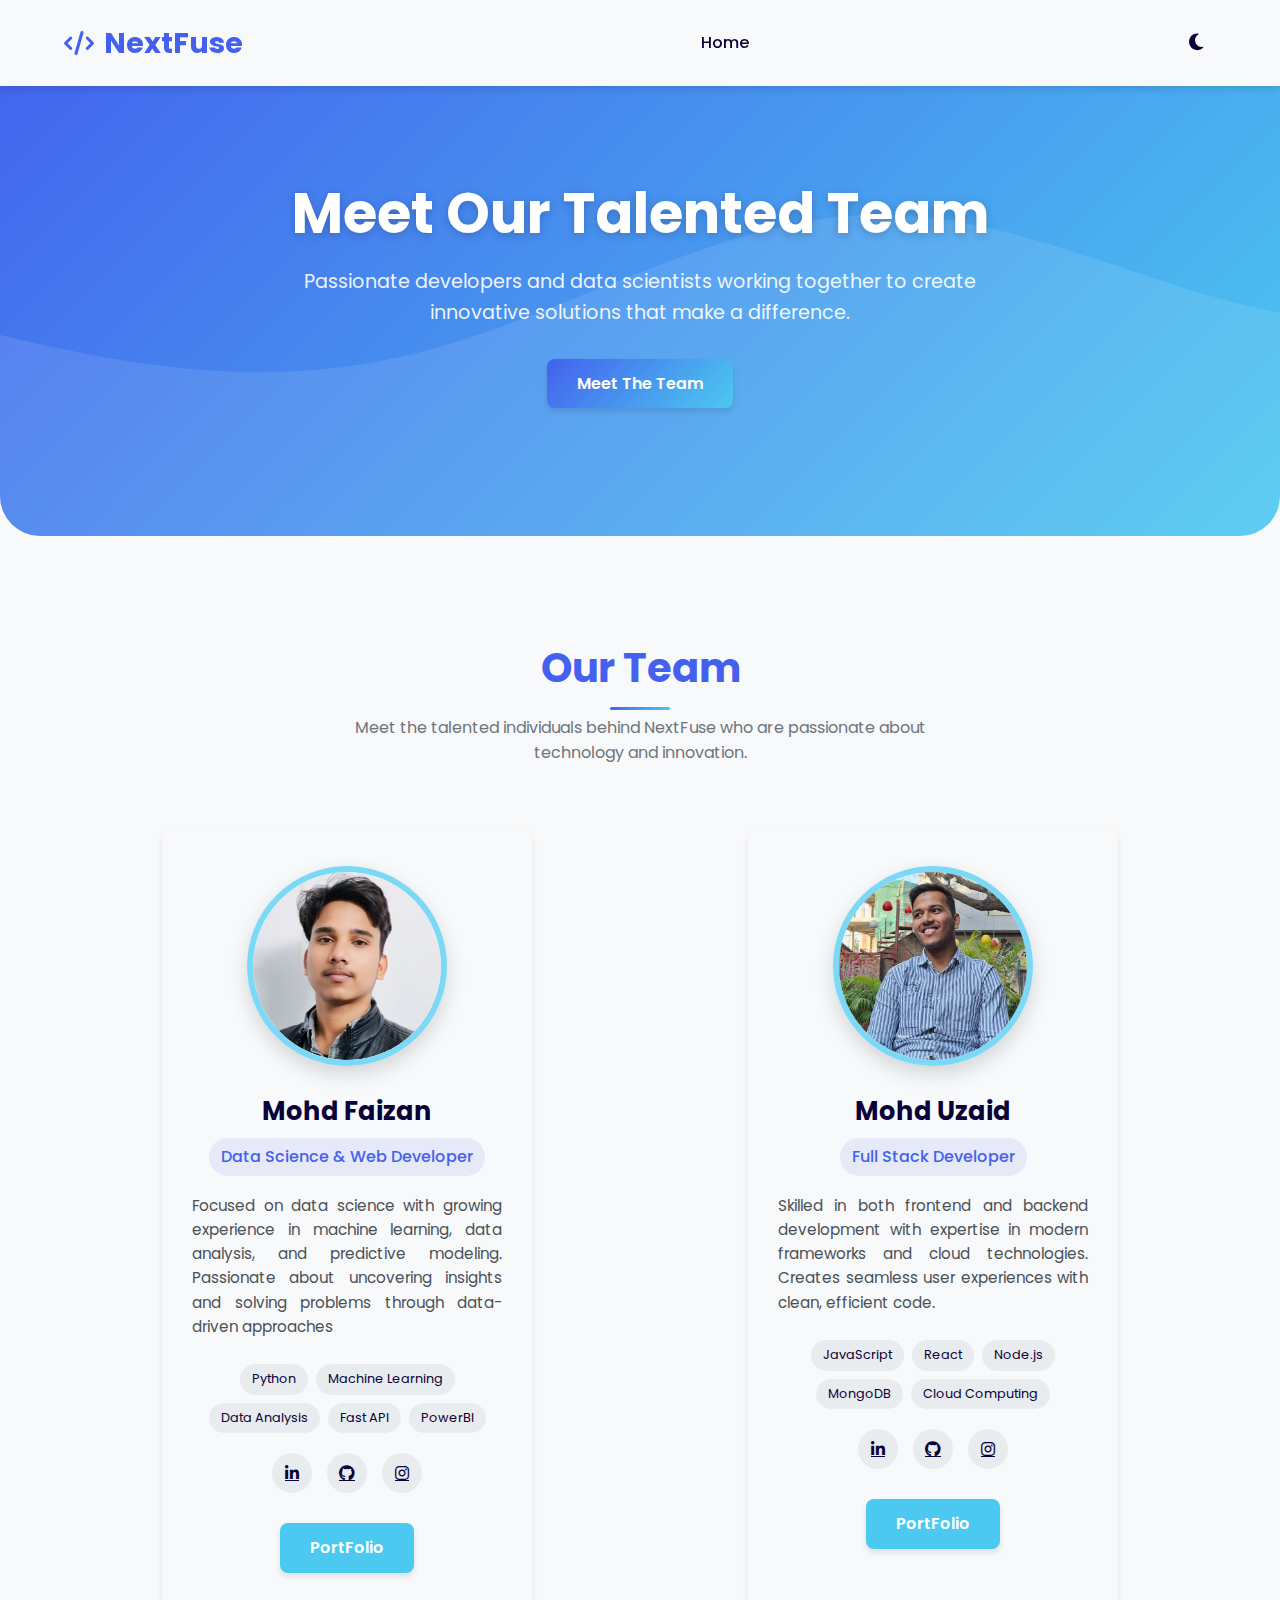
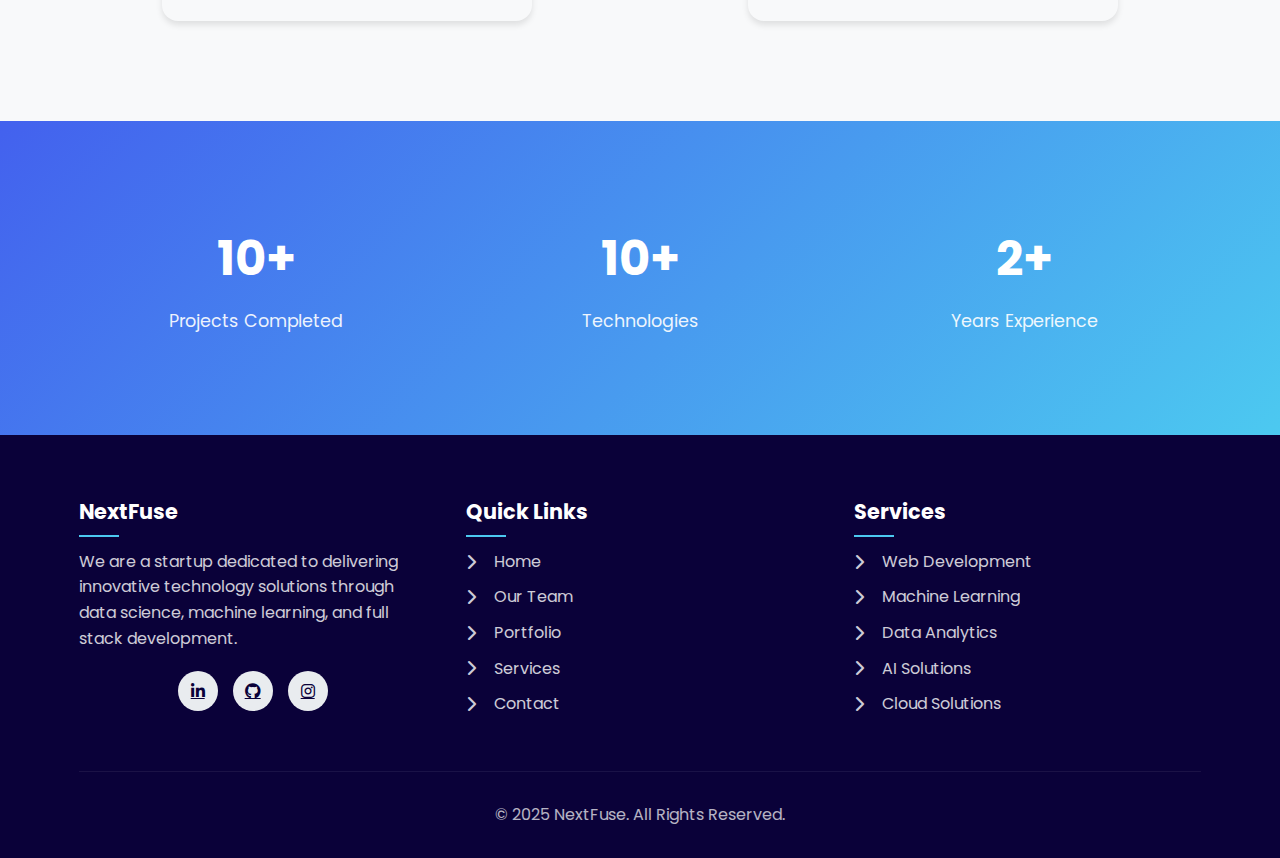
<file: profile.html>
<!DOCTYPE html>
<html lang="en">
<head>
    <meta charset="UTF-8">
    <meta name="viewport" content="width=device-width, initial-scale=1.0">
    <title>NextFuse | Our Team</title>
    <link rel="stylesheet" href="https://cdnjs.cloudflare.com/ajax/libs/font-awesome/6.4.0/css/all.min.css">
    <link href="https://fonts.googleapis.com/css2?family=Poppins:wght@300;400;500;600;700&display=swap" rel="stylesheet">
    <style>
        :root {
            --primary: #4361ee;
            --primary-light: #6a7ff5;
            --secondary: #3f37c9;
            --accent: #4cc9f0;
            --accent-light: #7bd9f5;
            --light: #f8f9fa;
            --dark: #0a0139;
            --gray: #6c757d;
            --light-gray: #e9ecef;
            --dark-gray: #495057;
            --success: #4bb543;
            --transition: all 0.3s ease;
            --shadow: 0 4px 6px rgba(0, 0, 0, 0.1);
            --shadow-lg: 0 10px 25px rgba(0, 0, 0, 0.15);
            --radius: 8px;
            --gradient: linear-gradient(135deg, var(--primary) 0%, var(--accent) 100%);
        }

        .dark-mode {
            --light: #121212;
            --dark: #f8f9fa;
            --gray: #b0b0b0;
            --light-gray: #2d2d2d;
            --dark-gray: #e0e0e0;
            --shadow: 0 4px 6px rgba(0, 0, 0, 0.3);
            --shadow-lg: 0 10px 25px rgba(0, 0, 0, 0.4);
            background: linear-gradient(135deg, #00031f 0%, #050181 100%);
            color: #f8f9fa;
        }

        * {
            margin: 0;
            padding: 0;
            box-sizing: border-box;
        }

        body {
            font-family: 'Poppins', sans-serif;
            background-color: var(--light);
            color: var(--dark);
            line-height: 1.6;
            transition: var(--transition);
            overflow-x: hidden;
        }

        .container {
            width: 90%;
            max-width: 1200px;
            margin: 0 auto;
            padding: 0 15px;
        }

        /* Header & Navigation */
        header {
            background-color: var(--light);
            box-shadow: var(--shadow);
            position: fixed;
            width: 100%;
            top: 0;
            z-index: 1000;
            transition: var(--transition);
        }

        .nav-container {
            display: flex;
            justify-content: space-between;
            align-items: center;
            padding: 20px 0;
        }

        .logo {
            font-size: 1.8rem;
            font-weight: 700;
            color: var(--primary);
            text-decoration: none;
            display: flex;
            align-items: center;
        }

        .logo span {
            color: var(--accent);
        }

        .logo i {
            margin-right: 10px;
            font-size: 1.5rem;
        }

        .nav-links {
            display: flex;
            list-style: none;
        }

        .nav-links li {
            margin-left: 30px;
        }

        .nav-links a {
            text-decoration: none;
            color: var(--dark);
            font-weight: 500;
            transition: var(--transition);
            position: relative;
        }

        .nav-links a:hover {
            color: var(--primary);
        }

        .nav-links a::after {
            content: '';
            position: absolute;
            width: 0;
            height: 2px;
            bottom: -5px;
            left: 0;
            background-color: var(--primary);
            transition: var(--transition);
        }

        .nav-links a:hover::after {
            width: 100%;
        }

        .nav-buttons {
            display: flex;
            align-items: center;
            gap: 15px;
        }

        .theme-toggle {
            background: none;
            border: none;
            color: var(--dark);
            font-size: 1.2rem;
            cursor: pointer;
            transition: var(--transition);
            width: 40px;
            height: 40px;
            border-radius: 50%;
            display: flex;
            align-items: center;
            justify-content: center;
        }

        .theme-toggle:hover {
            background-color: var(--light-gray);
            color: var(--primary);
        }

        .mobile-menu {
            display: none;
            font-size: 1.5rem;
            cursor: pointer;
            width: 40px;
            height: 40px;
            border-radius: 50%;
            align-items: center;
            justify-content: center;
            transition: var(--transition);
        }

        .mobile-menu:hover {
            background-color: var(--light-gray);
        }

        /* Hero Section */
        .hero {
            padding: 180px 0 120px;
            background: var(--gradient);
            color: white;
            text-align: center;
            border-radius: 0 0 40px 40px;
            position: relative;
            overflow: hidden;
        }

        .hero::before {
            content: '';
            position: absolute;
            top: 0;
            left: 0;
            width: 100%;
            height: 100%;
            background: url('data:image/svg+xml,<svg xmlns="http://www.w3.org/2000/svg" viewBox="0 0 1440 320"><path fill="%23ffffff" fill-opacity="0.1" d="M0,96L48,112C96,128,192,160,288,186.7C384,213,480,235,576,213.3C672,192,768,128,864,128C960,128,1056,192,1152,192C1248,192,1344,128,1392,96L1440,64L1440,320L1392,320C1344,320,1248,320,1152,320C1056,320,960,320,864,320C768,320,672,320,576,320C480,320,384,320,288,320C192,320,96,320,48,320L0,320Z"></path></svg>');
            background-size: cover;
            background-position: center;
        }

        .hero-content {
            position: relative;
            z-index: 1;
            max-width: 900px;
            margin: 0 auto;
        }

        .hero h1 {
            font-size: 3.5rem;
            margin-bottom: 20px;
            line-height: 1.2;
            text-shadow: 0 2px 10px rgba(0, 0, 0, 0.2);
        }

        .hero p {
            font-size: 1.2rem;
            margin: 0 auto 30px;
            opacity: 0.9;
            max-width: 700px;
        }

        .btn {
            display: inline-block;
            padding: 12px 30px;
            background-color: var(--accent);
            color: white;
            border: none;
            border-radius: var(--radius);
            font-weight: 600;
            text-decoration: none;
            cursor: pointer;
            transition: var(--transition);
            box-shadow: var(--shadow);
            position: relative;
            overflow: hidden;
        }

        .btn::before {
            content: '';
            position: absolute;
            top: 0;
            left: -100%;
            width: 100%;
            height: 100%;
            background: linear-gradient(90deg, transparent, rgba(255,255,255,0.2), transparent);
            transition: 0.5s;
        }

        .btn:hover::before {
            left: 100%;
        }

        .btn:hover {
            transform: translateY(-3px);
            box-shadow: 0 6px 12px rgba(0, 0, 0, 0.15);
        }

        .btn-outline {
            background-color: transparent;
            border: 2px solid white;
            margin-left: 15px;
        }

        .btn-outline:hover {
            background-color: white;
            color: var(--primary);
        }

        .btn-primary {
            background: var(--gradient);
        }

        /* Team Section */
        .section {
            padding: 100px 0;
        }

        .section-title {
            text-align: center;
            margin-bottom: 60px;
        }

        .section-title h2 {
            font-size: 2.5rem;
            color: var(--primary);
            margin-bottom: 15px;
            position: relative;
            display: inline-block;
        }

        .section-title h2::after {
            content: '';
            position: absolute;
            width: 60px;
            height: 3px;
            background: var(--gradient);
            bottom: -10px;
            left: 50%;
            transform: translateX(-50%);
            border-radius: 3px;
        }

        .section-title p {
            color: var(--gray);
            max-width: 600px;
            margin: 0 auto;
        }

        .team-container {
            display: grid;
            grid-template-columns: repeat(auto-fit, minmax(300px, 1fr));
            gap: 50px;
            justify-items: center;
        }

        .team-member {
            background: var(--light);
            border-radius: 16px;
            box-shadow: var(--shadow);
            padding: 40px 30px;
            text-align: center;
            max-width: 370px;
            transition: transform 0.3s ease, box-shadow 0.3s ease;
            position: relative;
        }

        .team-member:hover {
            transform: translateY(-12px) scale(1.02);
            box-shadow: var(--shadow-lg);
        }

        .member-img-container {
            width: 200px;
            height: 200px;
            margin: 0 auto 25px;
            border-radius: 50%;
            overflow: hidden;
            border: 6px solid var(--accent-light);
            box-shadow: 0 8px 20px rgba(0,0,0,0.15);
            transition: transform 0.3s ease, border-color 0.3s ease;
        }

        .team-member:hover .member-img-container {
            transform: scale(1.05);
            border-color: var(--accent);
        }

        .member-img {
            width: 100%;
            height: 100%;
            object-fit: cover;
            transition: var(--transition);
        }

        .member-name {
            font-size: 1.6rem;
            margin-bottom: 6px;
        }

        .member-role {
            margin-bottom: 18px;
            background: rgba(67,97,238,0.1);
            padding: 6px 12px;
            border-radius: 20px;
            display: inline-block;
            color: var(--primary);
            font-weight: 500;
        }

        .member-bio {
            font-size: 0.95rem;
            color: var(--dark-gray);
            margin-bottom: 25px;
            line-height: 1.6;
        }

        .member-skills {
            display: flex;
            flex-wrap: wrap;
            justify-content: center;
            gap: 8px;
            margin-bottom: 20px;
        }

        .skill-tag {
            background-color: var(--light-gray);
            padding: 5px 12px;
            border-radius: 20px;
            font-size: 0.8rem;
            color: var(--dark);
            transition: var(--transition);
        }

        .skill-tag:hover {
            background: var(--gradient);
            color: white;
            transform: translateY(-2px);
        }

        .social-links {
            display: flex;
            justify-content: center;
            gap: 15px;
            margin-bottom: 20px;
        }

        .social-links a {
            display: flex;
            align-items: center;
            justify-content: center;
            width: 40px;
            height: 40px;
            background-color: var(--light-gray);
            border-radius: 50%;
            color: var(--dark);
            transition: var(--transition);
        }

        .social-links a:hover {
            background: var(--gradient);
            color: white;
            transform: translateY(-3px);
        }

        .portfolio-btn {
            margin-top: 10px;
        }

        /* Stats Section */
        .stats-section {
            background: var(--gradient);
            color: white;
            padding: 80px 0;
            text-align: center;
        }

        .stats-container {
            display: grid;
            grid-template-columns: repeat(auto-fit, minmax(200px, 1fr));
            gap: 30px;
        }

        .stat-item {
            padding: 20px;
        }

        .stat-number {
            font-size: 3rem;
            font-weight: 700;
            margin-bottom: 10px;
        }

        .stat-label {
            font-size: 1.1rem;
            opacity: 0.9;
        }

        /* Footer */
        footer {
            background-color: var(--dark);
            color: white;
            padding: 60px 0 30px;
        }

        .dark-mode footer {
            background: linear-gradient(135deg, #0a0139 0%, #1a0a5e 100%);
            color: #f8f9fa;
            border-top: 1px solid rgba(76, 201, 240, 0.2);
        }

        .footer-container {
            display: grid;
            grid-template-columns: repeat(auto-fit, minmax(250px, 1fr));
            gap: 40px;
            margin-bottom: 40px;
        }

        .footer-col h3 {
            font-size: 1.3rem;
            margin-bottom: 20px;
            position: relative;
        }

        .footer-col h3::after {
            content: '';
            position: absolute;
            left: 0;
            bottom: -8px;
            width: 40px;
            height: 2px;
            background-color: var(--accent);
        }

        .footer-col p {
            margin-bottom: 20px;
            opacity: 0.8;
        }

        .dark-mode .footer-col p {
            opacity: 0.9;
        }

        .footer-links {
            list-style: none;
        }

        .footer-links li {
            margin-bottom: 10px;
        }

        .footer-links a {
            color: white;
            text-decoration: none;
            opacity: 0.8;
            transition: var(--transition);
            display: flex;
            align-items: center;
            gap: 8px;
        }

        .dark-mode .footer-links a {
            color: #f8f9fa;
            opacity: 0.9;
        }

        .footer-links a i {
            width: 20px;
        }

        .footer-links a:hover {
            opacity: 1;
            padding-left: 5px;
            color: var(--accent);
        }

        .dark-mode .footer-links a:hover {
            color: var(--accent-light);
        }

        .copyright {
            text-align: center;
            padding-top: 30px;
            border-top: 1px solid rgba(255, 255, 255, 0.1);
            opacity: 0.7;
        }

        .dark-mode .copyright {
            opacity: 0.9;
            border-top: 1px solid rgba(255, 255, 255, 0.2);
        }

        /* Back to Top Button */
        .back-to-top {
            position: fixed;
            bottom: 30px;
            right: 30px;
            width: 50px;
            height: 50px;
            background: var(--gradient);
            color: white;
            border: none;
            border-radius: 50%;
            display: flex;
            align-items: center;
            justify-content: center;
            font-size: 1.2rem;
            cursor: pointer;
            transition: var(--transition);
            opacity: 0;
            visibility: hidden;
            z-index: 999;
            box-shadow: var(--shadow-lg);
        }

        .back-to-top.show {
            opacity: 1;
            visibility: visible;
        }

        .back-to-top:hover {
            transform: translateY(-5px);
        }

        /* Responsive Design */
        @media (max-width: 992px) {
            .nav-links li {
                margin-left: 20px;
            }
        }

        @media (max-width: 768px) {
            .nav-links {
                position: fixed;
                top: 80px;
                left: 0;
                width: 100%;
                background-color: var(--light);
                flex-direction: column;
                align-items: center;
                padding: 20px 0;
                box-shadow: var(--shadow);
                transform: translateY(-100%);
                opacity: 0;
                visibility: hidden;
                transition: var(--transition);
                z-index: 999;
            }
            
            .nav-links.active {
                transform: translateY(0);
                opacity: 1;
                visibility: visible;
            }
            
            .nav-links li {
                margin: 10px 0;
            }
            
            .mobile-menu {
                display: flex;
            }
            
            .hero h1 {
                font-size: 2.2rem;
            }
            
            .hero p {
                font-size: 1rem;
            }
            
            .section {
                padding: 80px 0;
            }

            .btn {
                padding: 10px 20px;
            }

            .team-member {
                width: 100%;
                max-width: 350px;
            }

            .team-container {
                gap: 30px;
            }
        }

        @media (max-width: 576px) {
            .hero {
                padding: 140px 0 80px;
            }
            
            .btn {
                display: block;
                width: 100%;
                margin-bottom: 10px;
            }
            
            .btn-outline {
                margin-left: 0;
            }

            .stats-container {
                grid-template-columns: 1fr;
            }

            .footer-container {
                grid-template-columns: 1fr;
            }

            .member-img-container {
                width: 180px;
                height: 180px;
            }
        }
    </style>
</head>
<body>
    <!-- Header -->
    <header>
        <div class="container nav-container">
            <a href="#" class="logo"><i class="fas fa-code"></i>NextFuse</a>
            <ul class="nav-links" id="navLinks">
                <li><a href="index1.html">Home</a></li>
            </ul>
            <div class="nav-buttons">
                <button class="theme-toggle" id="themeToggle">
                    <i class="fas fa-moon"></i>
                </button>
                <div class="mobile-menu" id="mobileMenu">
                    <i class="fas fa-bars"></i>
                </div>
            </div>
        </div>
    </header>

    <!-- Hero Section -->
    <section class="hero" id="home">
        <div class="container">
            <div class="hero-content">
                <h1>Meet Our Talented Team</h1>
                <p>Passionate developers and data scientists working together to create innovative solutions that make a difference.</p>
                <a href="#team" class="btn btn-primary">Meet The Team</a>
                
            </div>
        </div>
    </section>

    <!-- Team Section -->
    <section class="section" id="team">
        <div class="container">
            <div class="section-title">
                <h2>Our Team</h2>
                <p>Meet the talented individuals behind NextFuse who are passionate about technology and innovation.</p>
            </div>
            <div class="team-container">
                <div class="team-member">
                    <div class="member-img-container">
                        <img src="Images/desk.png" alt="Mohd Faizan" class="member-img">
                    </div>
                    <h3 class="member-name">Mohd Faizan</h3>
                    <p class="member-role">Data Science & Web Developer</p>
                    <p class="member-bio" style="text-align: justify;">Focused on data science with growing experience in machine learning, data analysis, and predictive modeling. Passionate about uncovering insights and solving problems through data-driven approaches</p>
                    <div class="member-skills">
                        <span class="skill-tag">Python</span>
                        <span class="skill-tag">Machine Learning</span>
                        <span class="skill-tag">Data Analysis</span>
                        <span class="skill-tag">Fast API</span>
                        <span class="skill-tag">PowerBI</span>
                    </div>
                    <div class="social-links">
                        <a href="https://www.linkedin.com/in/mohd-faizan-05a435309" title="LinkedIn"><i class="fab fa-linkedin-in"></i></a>
                        <a href="https://github.com/mrfaizan123" title="GitHub"><i class="fab fa-github"></i></a>
                        <a href="https://www.instagram.com/mr_faizuu061/" title="Instagram"><i class="fab fa-instagram"></i></a>
                    </div>
                    <a href="index2.html" class="btn portfolio-btn">PortFolio</a>
                </div>
                <div class="team-member">
                    <div class="member-img-container">
                        <img src="Images/desk1.jpg" alt="Mohd Uzaid" class="member-img">
                    </div>
                    <h3 class="member-name">Mohd Uzaid</h3>
                    <p class="member-role">Full Stack Developer</p>
                    <p class="member-bio" style="text-align: justify;">Skilled in both frontend and backend development with expertise in modern frameworks and cloud technologies. Creates seamless user experiences with clean, efficient code.</p>
                    <div class="member-skills">
                        <span class="skill-tag">JavaScript</span>
                        <span class="skill-tag">React</span>
                        <span class="skill-tag">Node.js</span>
                        <span class="skill-tag">MongoDB</span>
                        <span class="skill-tag">Cloud Computing</span>
                    </div>
                    <div class="social-links">
                        <a href="https://www.linkedin.com/in/mohd-uzaid-baa9b02a5?utm_source=share_via&utm_content=profile&utm_medium=member_android" title="LinkedIn"><i class="fab fa-linkedin-in"></i></a>
                        <a href="https://github.com/MoUzaid/TrackMyBus" title="GitHub"><i class="fab fa-github"></i></a>
                        <a href="#" title="Instagram"><i class="fab fa-instagram"></i></a>
                    </div>
                    <a href="#portfolio" class="btn portfolio-btn">PortFolio</a>
                </div>
            </div>
        </div>
    </section>

    <!-- Stats Section -->
    <section class="stats-section">
        <div class="container">
            <div class="stats-container">
                <div class="stat-item">
                    <div class="stat-number">10+</div>
                    <div class="stat-label">Projects Completed</div>
                </div>
               
                <div class="stat-item">
                    <div class="stat-number">10+</div>
                    <div class="stat-label">Technologies</div>
                </div>
                <div class="stat-item">
                    <div class="stat-number">2+</div>
                    <div class="stat-label">Years Experience</div>
                </div>
            </div>
        </div>
    </section>

    <!-- Footer -->
    <footer>
        <div class="container">
            <div class="footer-container">
                <div class="footer-col">
                    <h3>NextFuse</h3>
                    <p>We are a startup dedicated to delivering innovative technology solutions through data science, machine learning, and full stack development.</p>
                    <div class="social-links">
                        <a href="https://www.linkedin.com/in/mohd-faizan-05a435309/"><i class="fab fa-linkedin-in"></i></a>
                        <a href="https://github.com/mrfaizan123"><i class="fab fa-github"></i></a>
                        <a href="https://www.instagram.com/mr_faizuu061/"><i class="fab fa-instagram"></i></a>
                    </div>
                </div>
                <div class="footer-col">
                    <h3>Quick Links</h3>
                    <ul class="footer-links">
                        <li><a href="#home"><i class="fas fa-chevron-right"></i> Home</a></li>
                        <li><a href="#team"><i class="fas fa-chevron-right"></i> Our Team</a></li>
                        <li><a href="#portfolio"><i class="fas fa-chevron-right"></i> Portfolio</a></li>
                        <li><a href="#services"><i class="fas fa-chevron-right"></i> Services</a></li>
                        <li><a href="#contact"><i class="fas fa-chevron-right"></i> Contact</a></li>
                    </ul>
                </div>
                <div class="footer-col">
                    <h3>Services</h3>
                    <ul class="footer-links">
                        <li><a href="#"><i class="fas fa-chevron-right"></i> Web Development</a></li>
                        <li><a href="#"><i class="fas fa-chevron-right"></i> Machine Learning</a></li>
                        <li><a href="#"><i class="fas fa-chevron-right"></i> Data Analytics</a></li>
                        <li><a href="#"><i class="fas fa-chevron-right"></i> AI Solutions</a></li>
                        <li><a href="#"><i class="fas fa-chevron-right"></i> Cloud Solutions</a></li>
                    </ul>
                </div>
            </div>
            <div class="copyright">
                <p>&copy; 2025 NextFuse. All Rights Reserved.</p>
            </div>
        </div>
    </footer>

    <!-- Back to Top Button -->
    <button class="back-to-top" id="backToTop">
        <i class="fas fa-chevron-up"></i>
    </button>

    <script>
        // Theme Toggle
        const themeToggle = document.getElementById('themeToggle');
        const body = document.body;
        
        // Check for saved theme preference or respect OS preference
        const prefersDarkScheme = window.matchMedia('(prefers-color-scheme: dark)');
        const currentTheme = localStorage.getItem('theme');
        
        if (currentTheme === 'dark' || (!currentTheme && prefersDarkScheme.matches)) {
            body.classList.add('dark-mode');
            themeToggle.innerHTML = '<i class="fas fa-sun"></i>';
        }
        
        themeToggle.addEventListener('click', () => {
            body.classList.toggle('dark-mode');
            let theme = 'light';
            if (body.classList.contains('dark-mode')) {
                themeToggle.innerHTML = '<i class="fas fa-sun"></i>';
                theme = 'dark';
            } else {
                themeToggle.innerHTML = '<i class="fas fa-moon"></i>';
            }
            localStorage.setItem('theme', theme);
        });

        // Mobile Menu Toggle
        const mobileMenu = document.getElementById('mobileMenu');
        const navLinks = document.getElementById('navLinks');
        
        mobileMenu.addEventListener('click', () => {
            navLinks.classList.toggle('active');
            mobileMenu.innerHTML = navLinks.classList.contains('active') 
                ? '<i class="fas fa-times"></i>' 
                : '<i class="fas fa-bars"></i>';
        });

        // Close mobile menu when clicking on a link
        document.querySelectorAll('.nav-links a').forEach(link => {
            link.addEventListener('click', () => {
                navLinks.classList.remove('active');
                mobileMenu.innerHTML = '<i class="fas fa-bars"></i>';
            });
        });

        // Smooth Scrolling for Navigation Links
        document.querySelectorAll('a[href^="#"]').forEach(anchor => {
            anchor.addEventListener('click', function (e) {
                e.preventDefault();
                
                const targetId = this.getAttribute('href');
                if (targetId === '#') return;
                
                const targetElement = document.querySelector(targetId);
                if (targetElement) {
                    window.scrollTo({
                        top: targetElement.offsetTop - 80,
                        behavior: 'smooth'
                    });
                }
            });
        });

        // Back to Top Button
        const backToTop = document.getElementById('backToTop');
        
        window.addEventListener('scroll', () => {
            if (window.pageYOffset > 300) {
                backToTop.classList.add('show');
            } else {
                backToTop.classList.remove('show');
            }
        });
        
        backToTop.addEventListener('click', () => {
            window.scrollTo({
                top: 0,
                behavior: 'smooth'
            });
        });

        // Add hover effect to team member images
        document.querySelectorAll('.member-img-container').forEach(container => {
            container.addEventListener('mouseenter', () => {
                container.querySelector('.member-img').style.transform = 'scale(1.1)';
            });
            
            container.addEventListener('mouseleave', () => {
                container.querySelector('.member-img').style.transform = 'scale(1)';
            });
        });
    </script>
</body>
</html>
</file>
